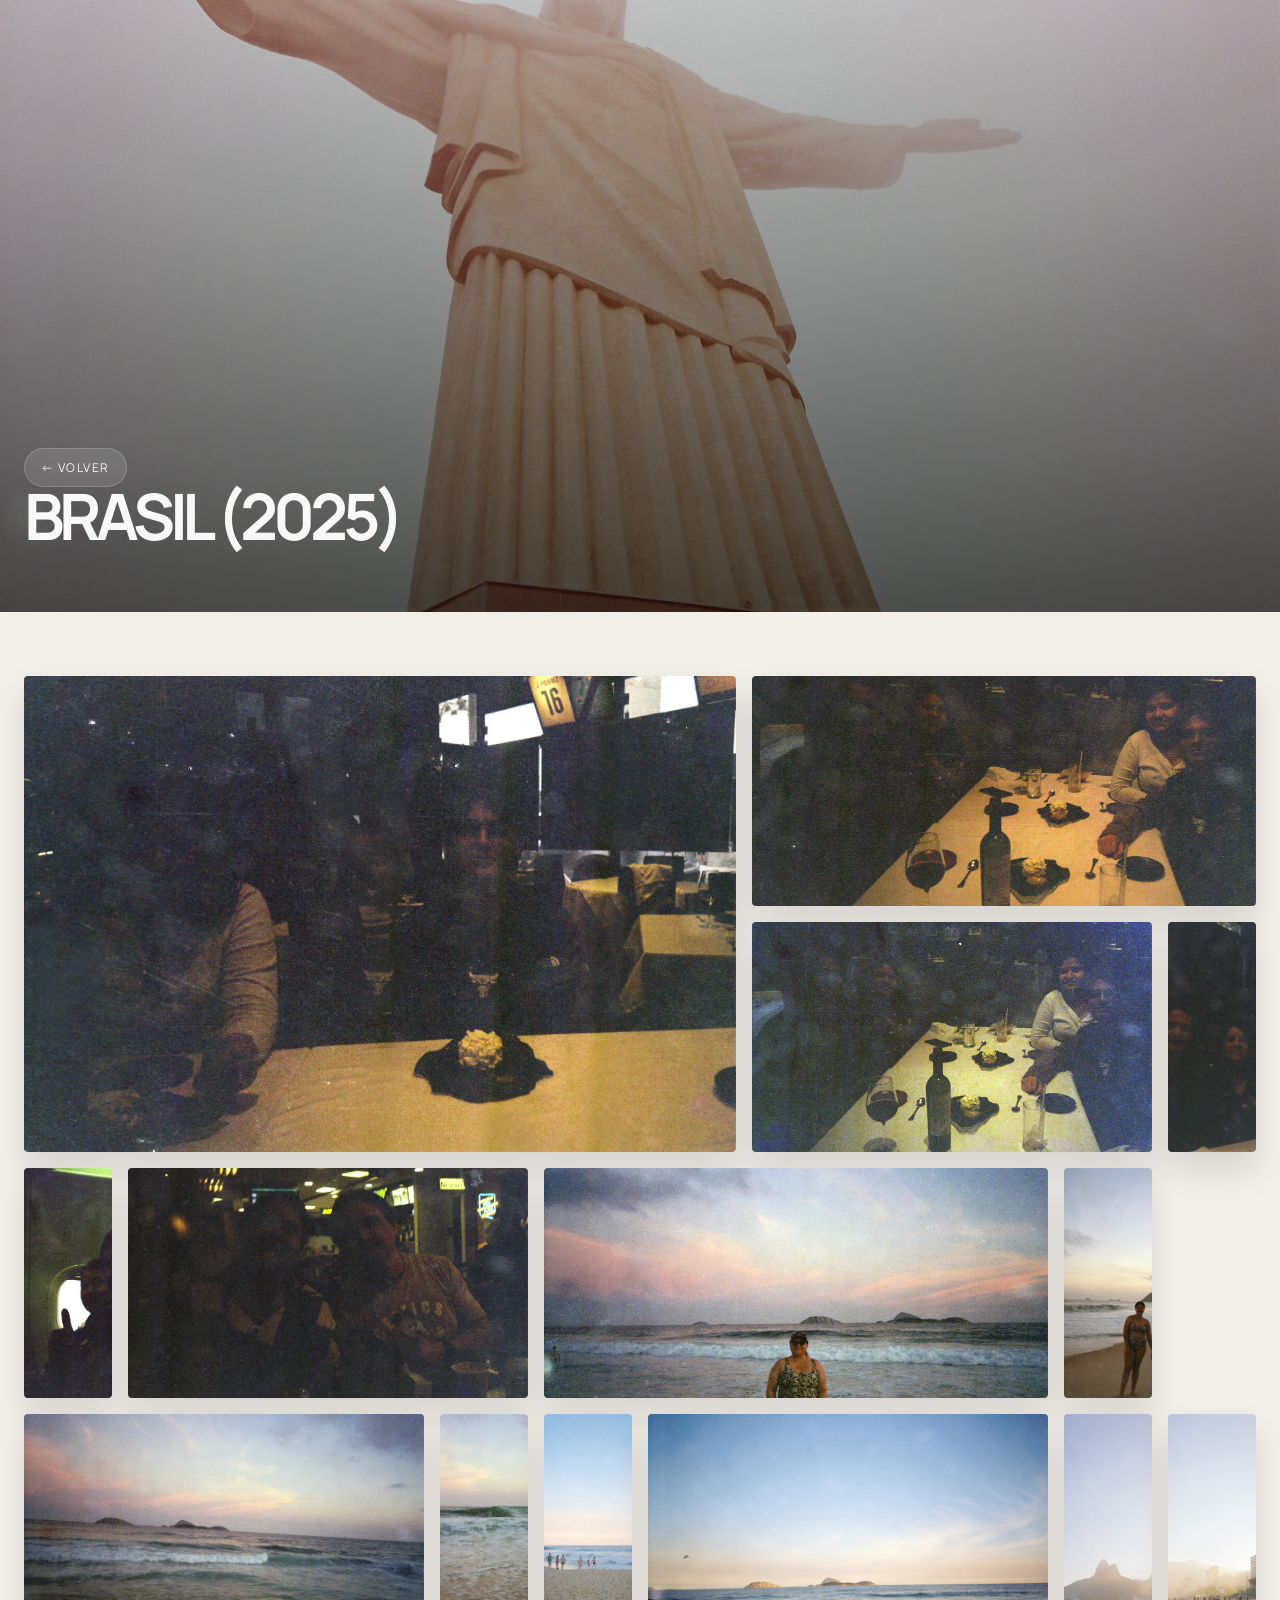
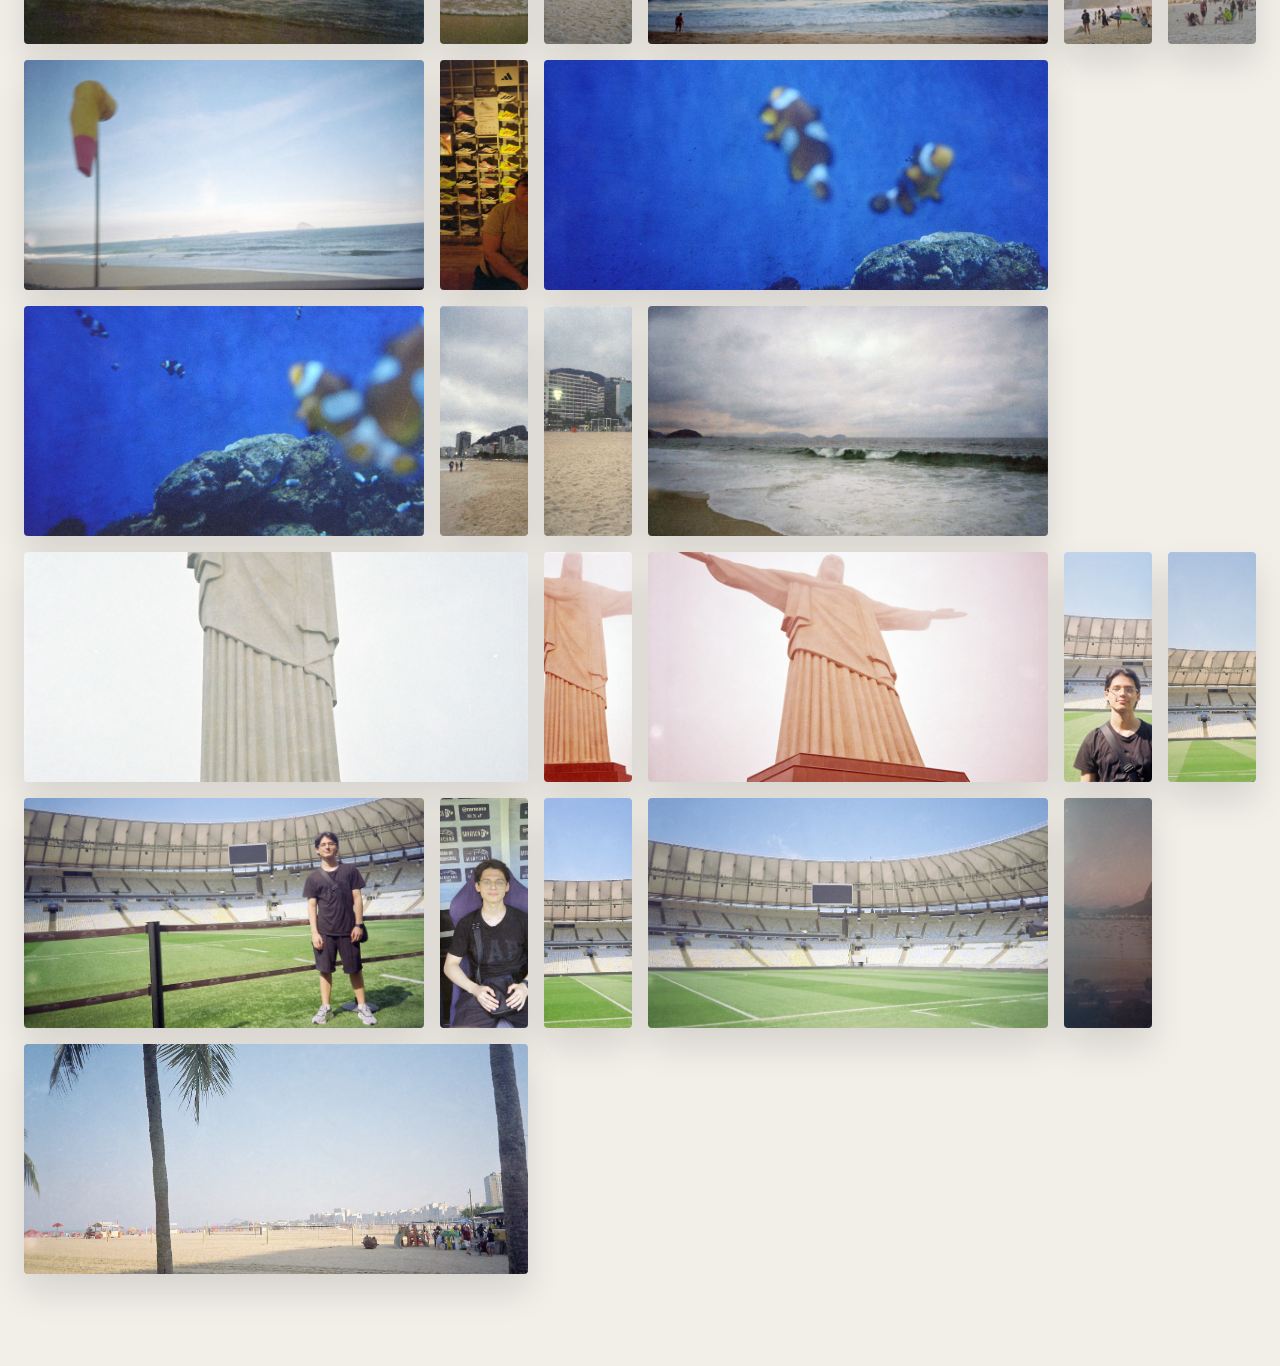
<file: brasil-2025.html>
<!DOCTYPE html>
<html lang="es">
  <head>
    <meta charset="UTF-8" />
    <meta name="viewport" content="width=device-width, initial-scale=1.0" />
    <title>BRASIL (2025)</title>
    <link rel="preconnect" href="https://fonts.googleapis.com" />
    <link rel="preconnect" href="https://fonts.gstatic.com" crossorigin />
    <link href="https://fonts.googleapis.com/css2?family=Manrope:wght@400;500;600;700;800&family=Space+Grotesk:wght@400;500;600;700&display=swap" rel="stylesheet" />
    <link rel="stylesheet" href="css/styles.css" />
  </head>
  <body class="trip-page">
    <header class="trip-hero" style="background-image: url('imagenes/brasil-2025.jpg');">
      <div class="trip-hero-inner">
        <a class="trip-back" href="index.html#viajes">← Volver</a>
        <h1>BRASIL (2025)</h1>
      </div>
    </header>

    <main class="trip-content" data-gallery-folder="imagenes/viajes/brasil-2025" data-gallery-count="32">
      <div class="trip-gallery" aria-label="Galería de Brasil 2025"></div>
    </main>
    <script src="js/travel-gallery.js"></script>
  </body>
</html>
</file>
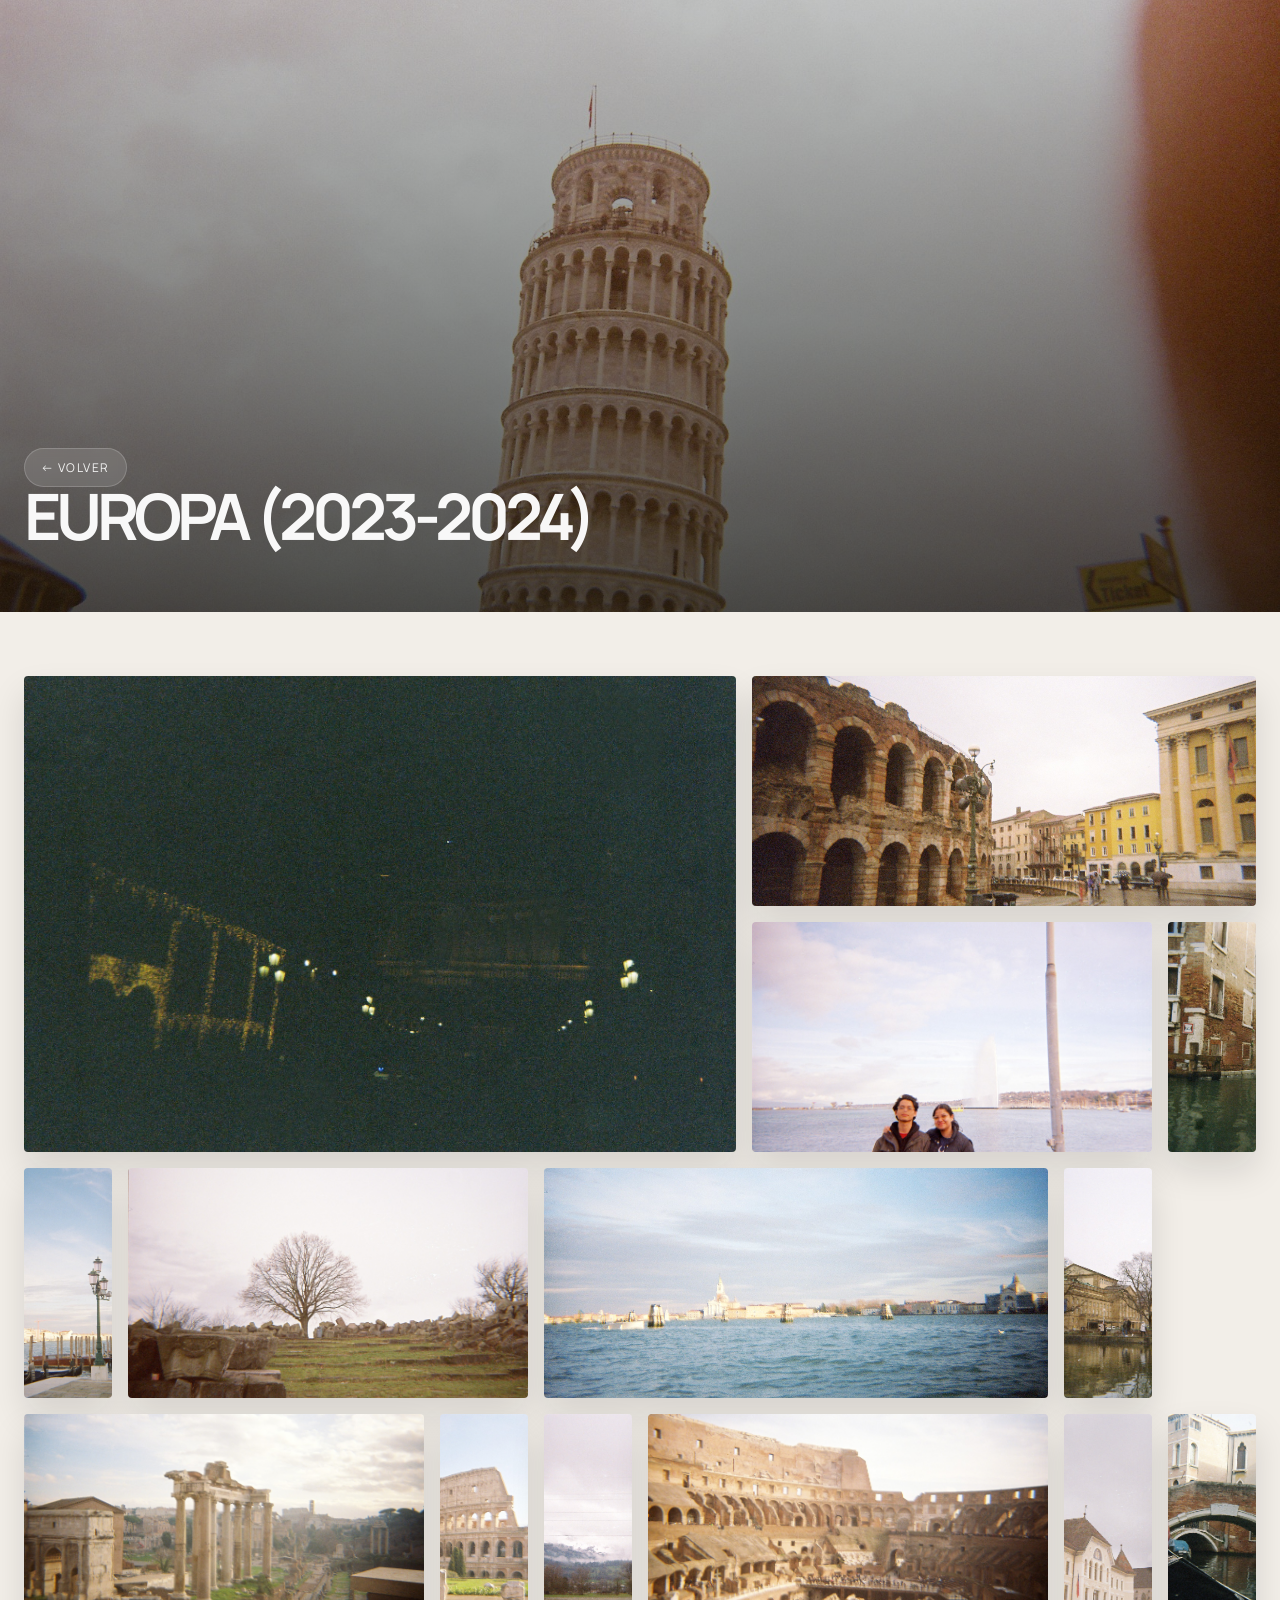
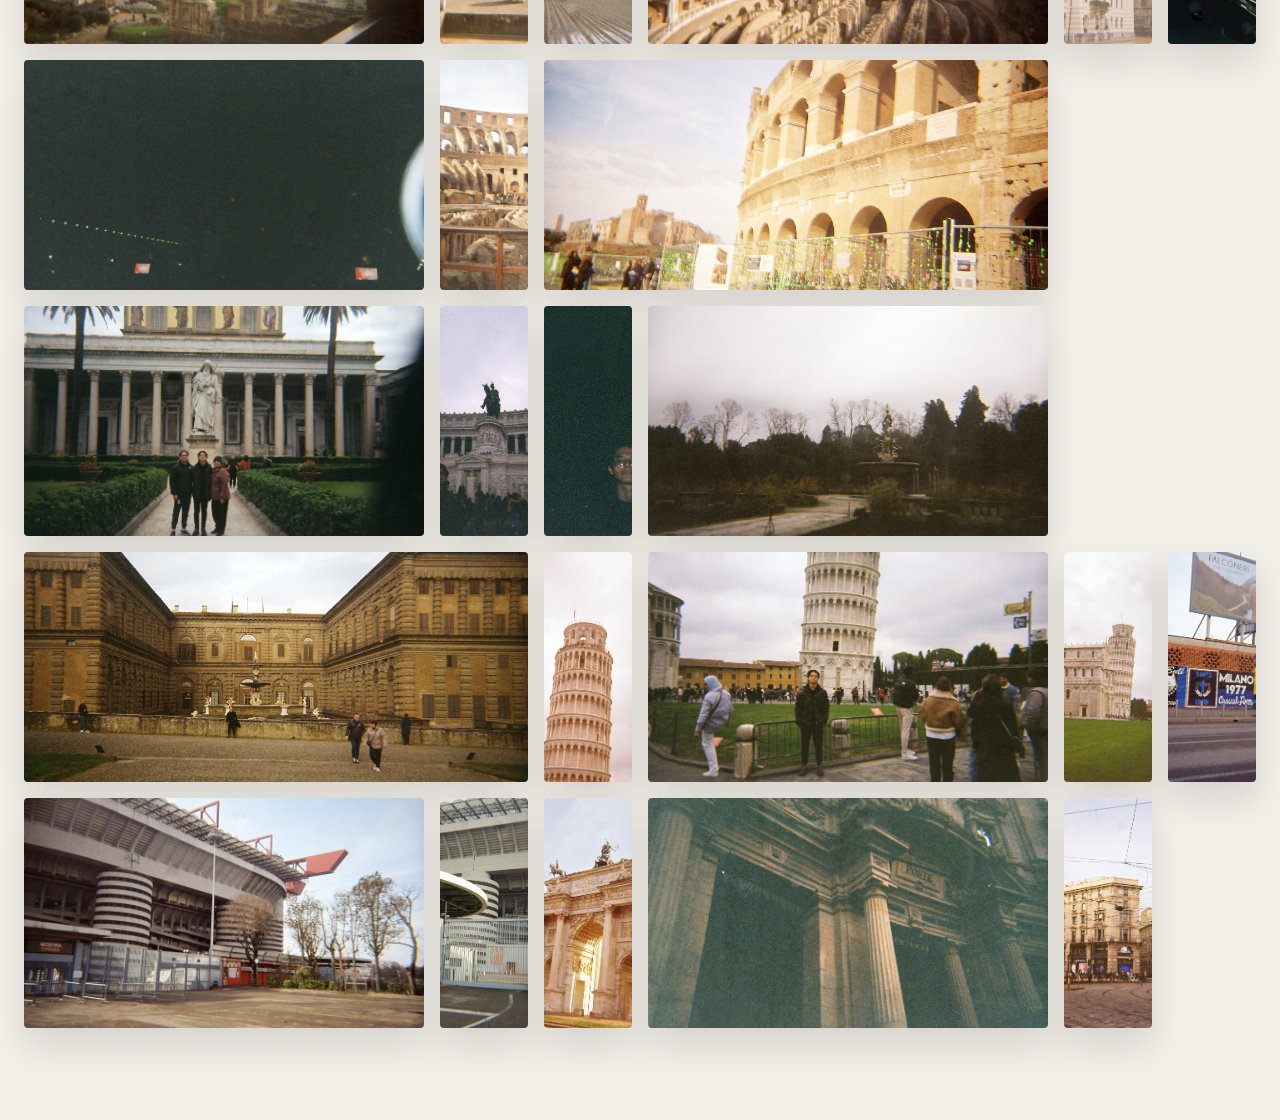
<file: europa-2023-2024.html>
<!DOCTYPE html>
<html lang="es">
  <head>
    <meta charset="UTF-8" />
    <meta name="viewport" content="width=device-width, initial-scale=1.0" />
    <title>EUROPA (2023-2024)</title>
    <link rel="preconnect" href="https://fonts.googleapis.com" />
    <link rel="preconnect" href="https://fonts.gstatic.com" crossorigin />
    <link href="https://fonts.googleapis.com/css2?family=Manrope:wght@400;500;600;700;800&family=Space+Grotesk:wght@400;500;600;700&display=swap" rel="stylesheet" />
    <link rel="stylesheet" href="css/styles.css" />
  </head>
  <body class="trip-page">
    <header class="trip-hero" style="background-image: url('imagenes/europa-2023-2024.jpg');">
      <div class="trip-hero-inner">
        <a class="trip-back" href="index.html#viajes">← Volver</a>
        <h1>EUROPA (2023-2024)</h1>
      </div>
    </header>

    <main class="trip-content" data-gallery-folder="imagenes/viajes/europa-2023-2024" data-gallery-count="31">
      <div class="trip-gallery" aria-label="Galería de Europa 2023-2024"></div>
    </main>
    <script src="js/travel-gallery.js"></script>
  </body>
</html>
</file>
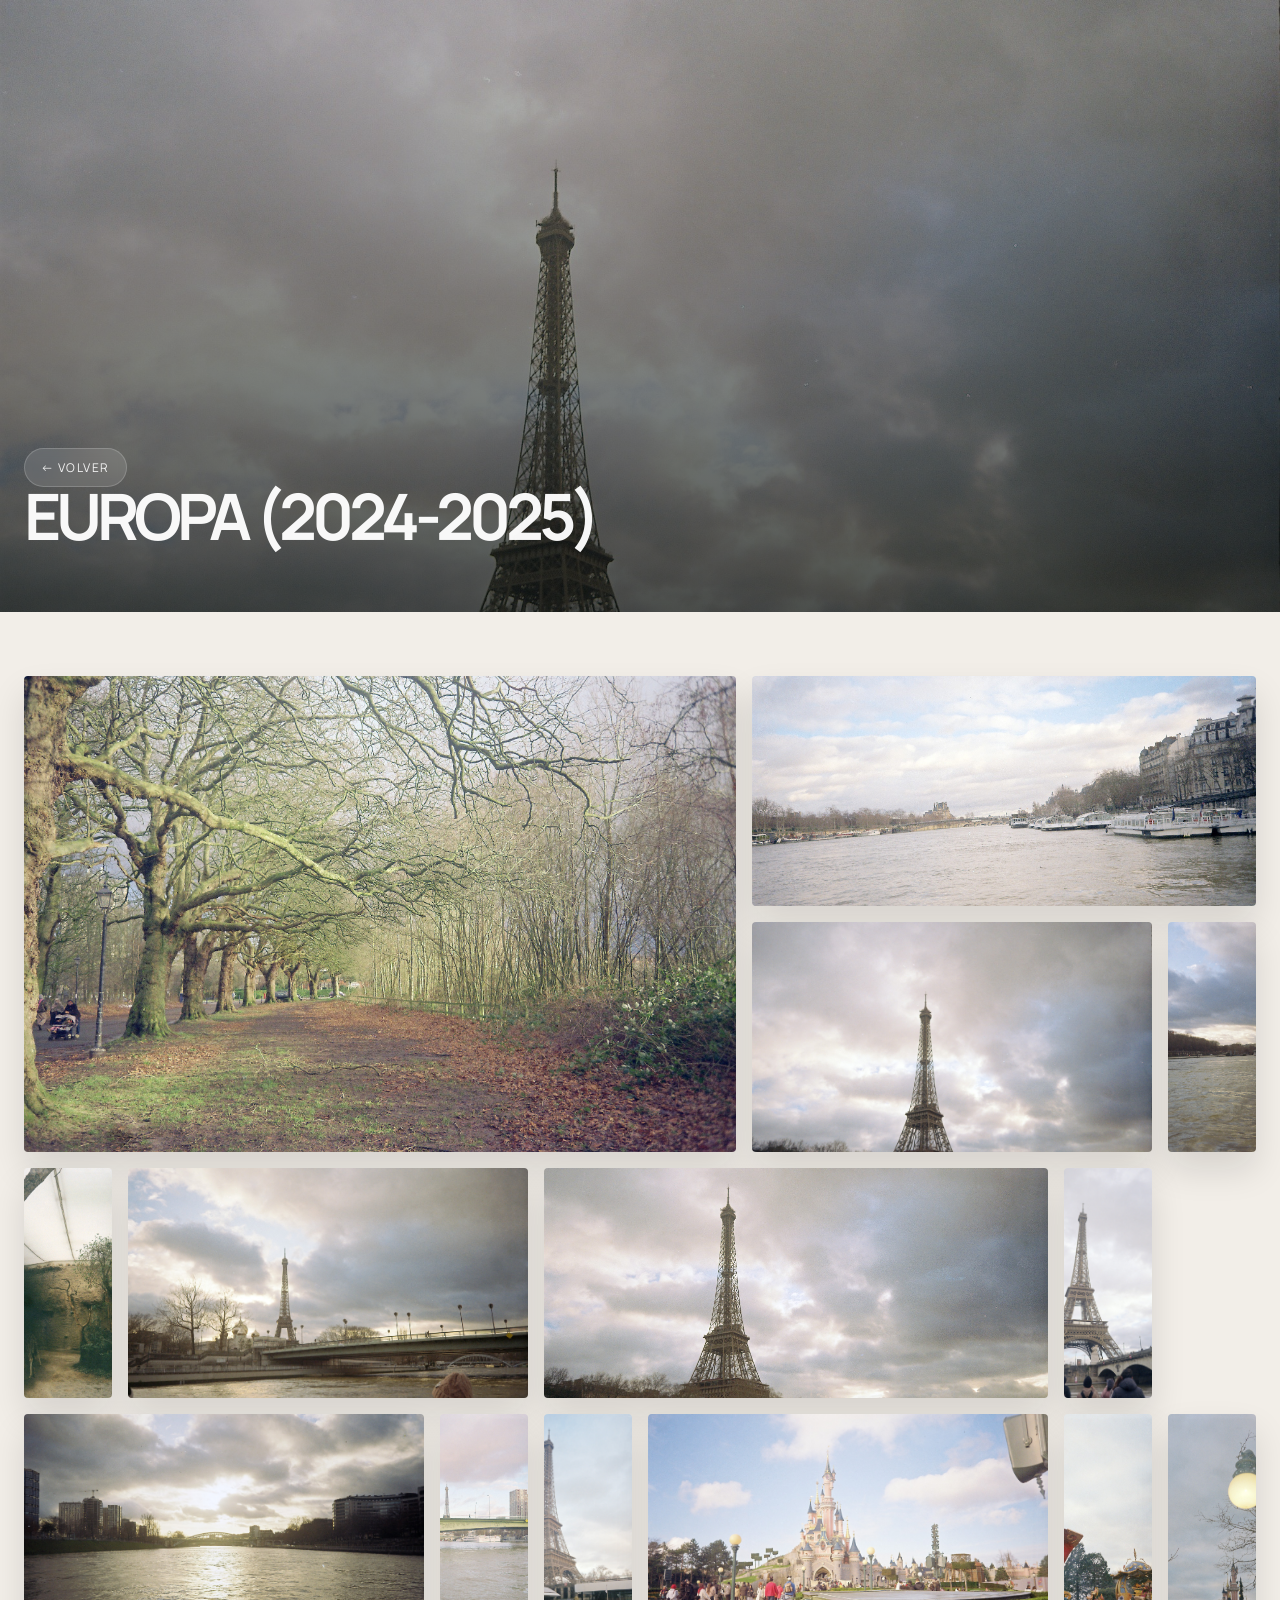
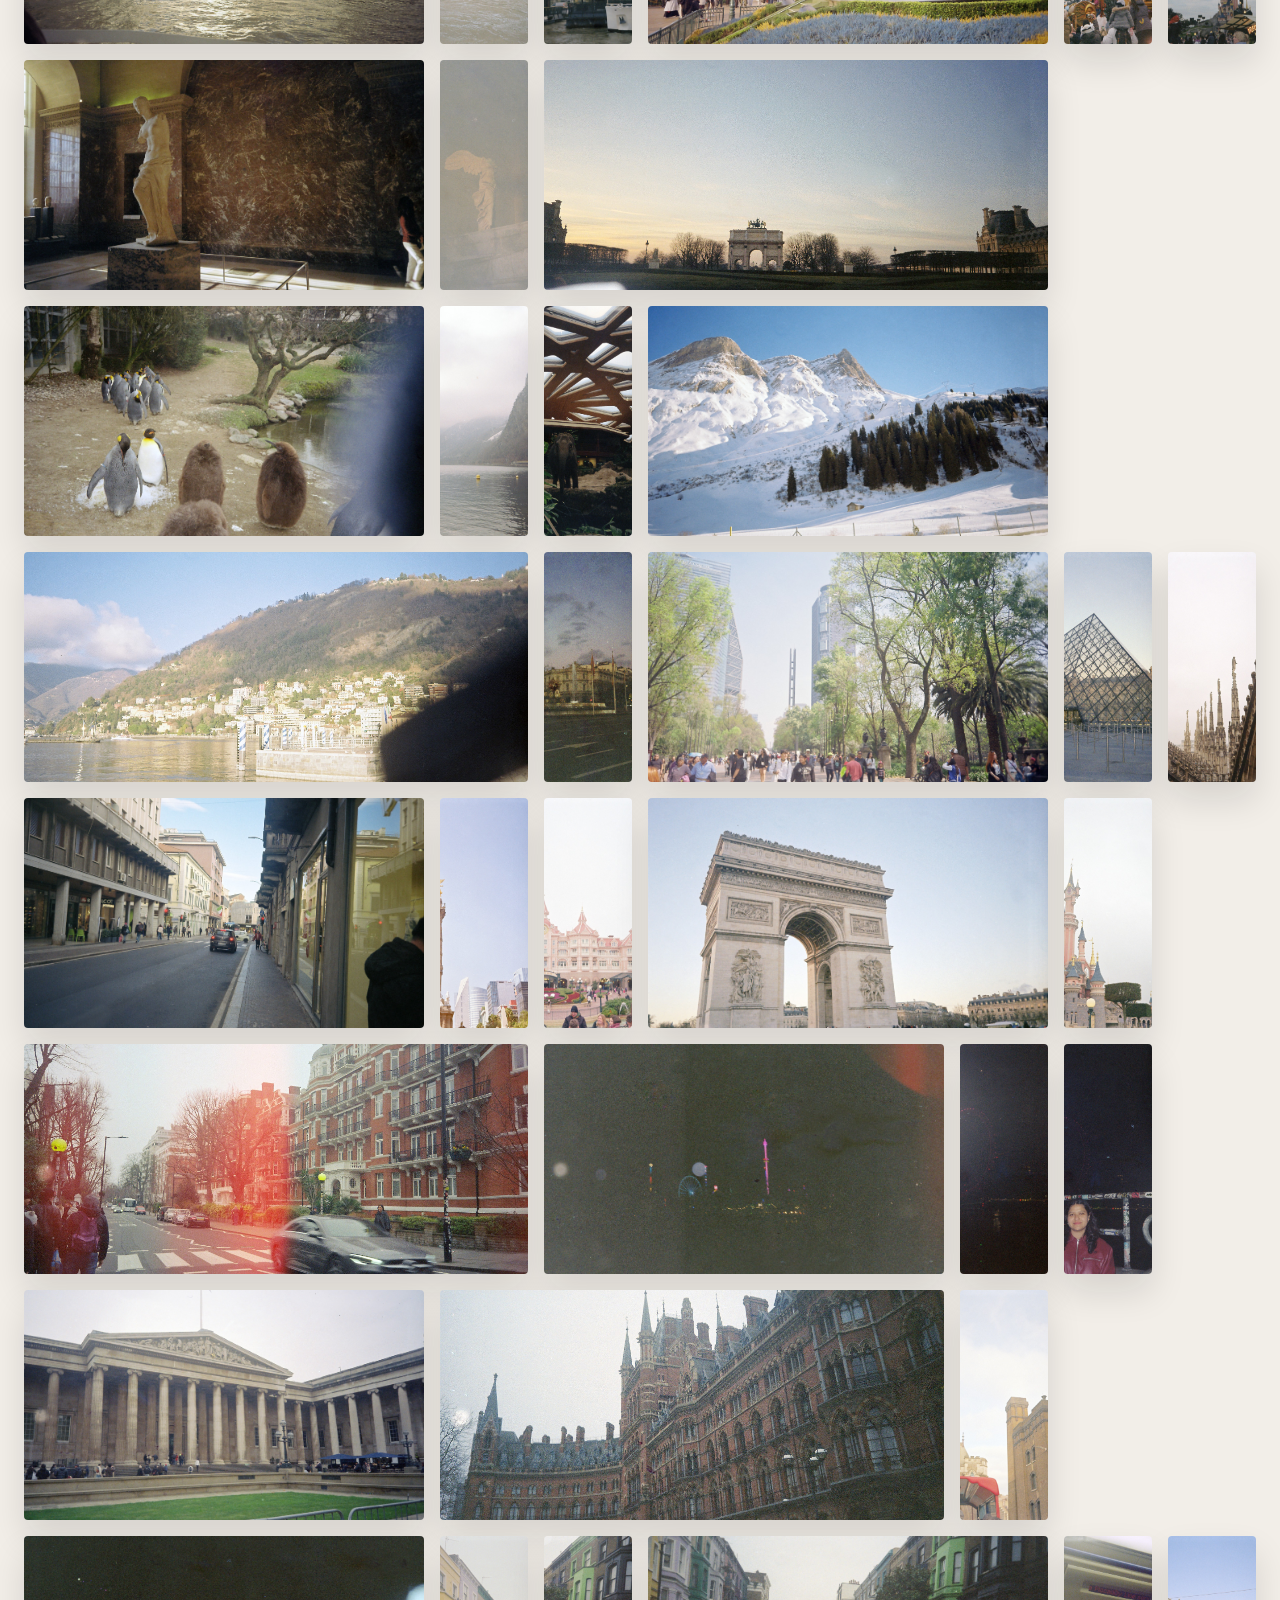
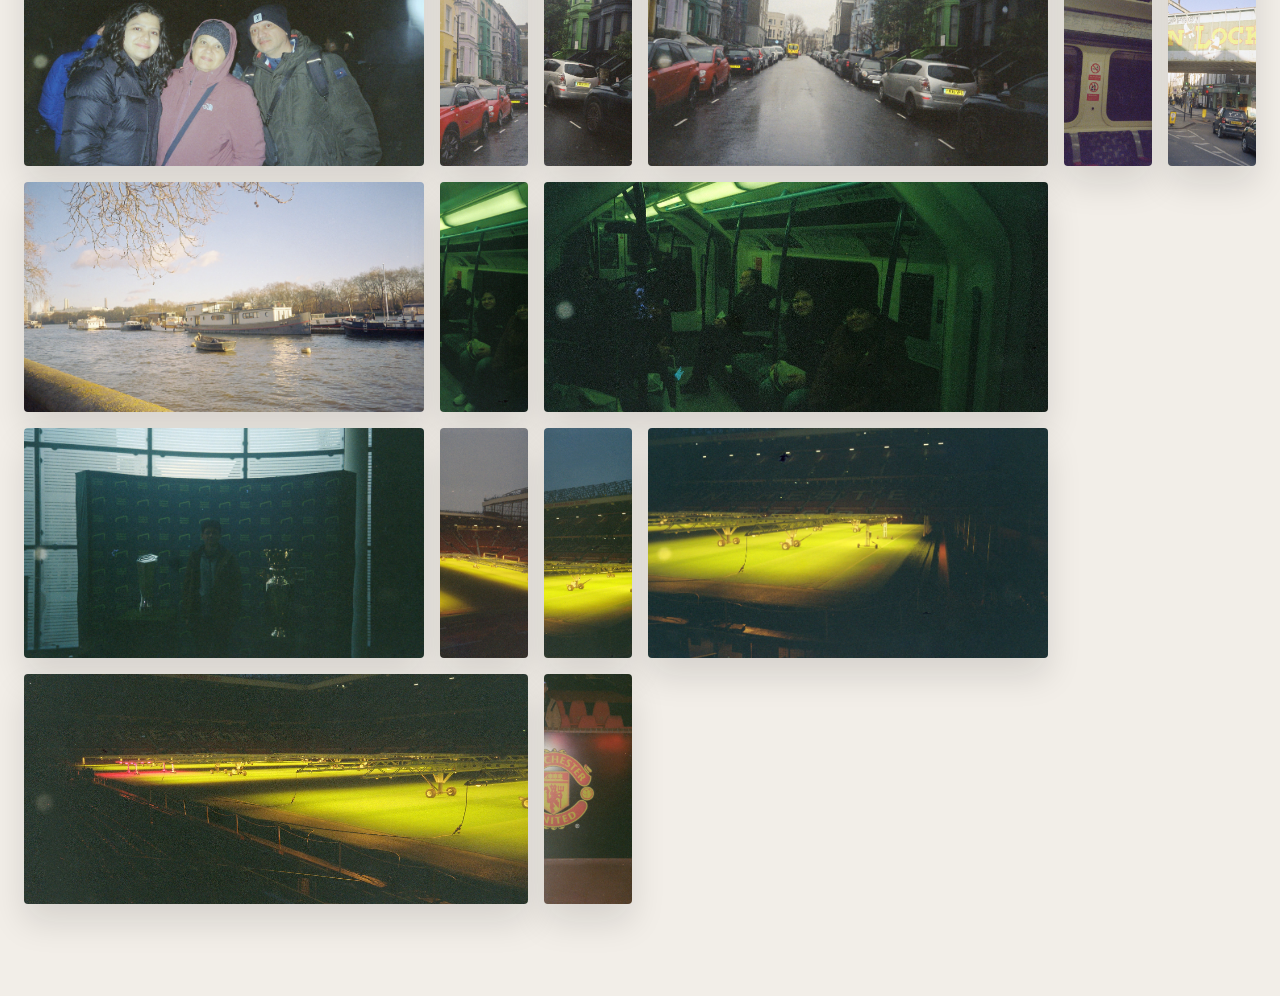
<file: europa-2024-2025.html>
<!DOCTYPE html>
<html lang="es">
  <head>
    <meta charset="UTF-8" />
    <meta name="viewport" content="width=device-width, initial-scale=1.0" />
    <title>EUROPA (2024-2025)</title>
    <link rel="preconnect" href="https://fonts.googleapis.com" />
    <link rel="preconnect" href="https://fonts.gstatic.com" crossorigin />
    <link href="https://fonts.googleapis.com/css2?family=Manrope:wght@400;500;600;700;800&family=Space+Grotesk:wght@400;500;600;700&display=swap" rel="stylesheet" />
    <link rel="stylesheet" href="css/styles.css" />
  </head>
  <body class="trip-page">
    <header class="trip-hero" style="background-image: url('imagenes/europa-2024-2025.jpg');">
      <div class="trip-hero-inner">
        <a class="trip-back" href="index.html#viajes">← Volver</a>
        <h1>EUROPA (2024-2025)</h1>
      </div>
    </header>

    <main class="trip-content" data-gallery-folder="imagenes/viajes/europa-2024-2025" data-gallery-count="53">
      <div class="trip-gallery" aria-label="Galería de Europa 2024-2025"></div>
    </main>
    <script src="js/travel-gallery.js"></script>
  </body>
</html>
</file>
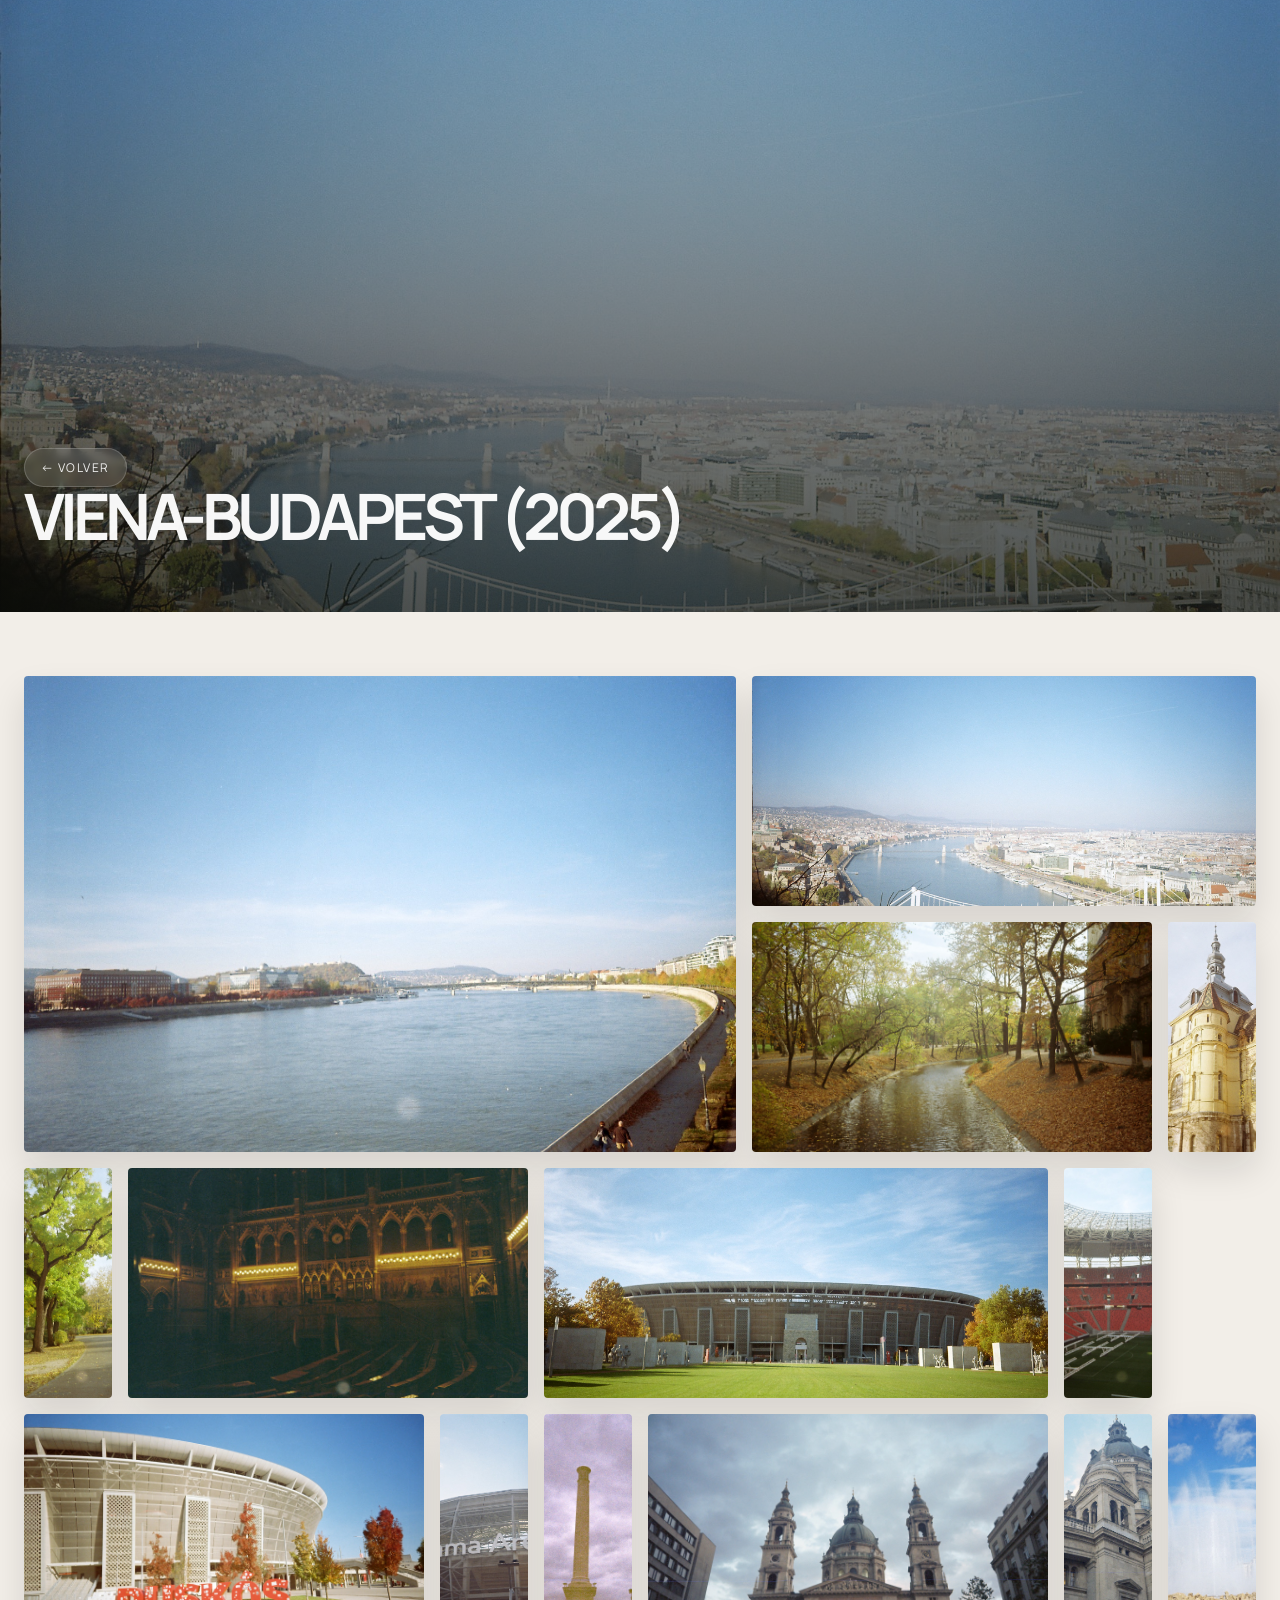
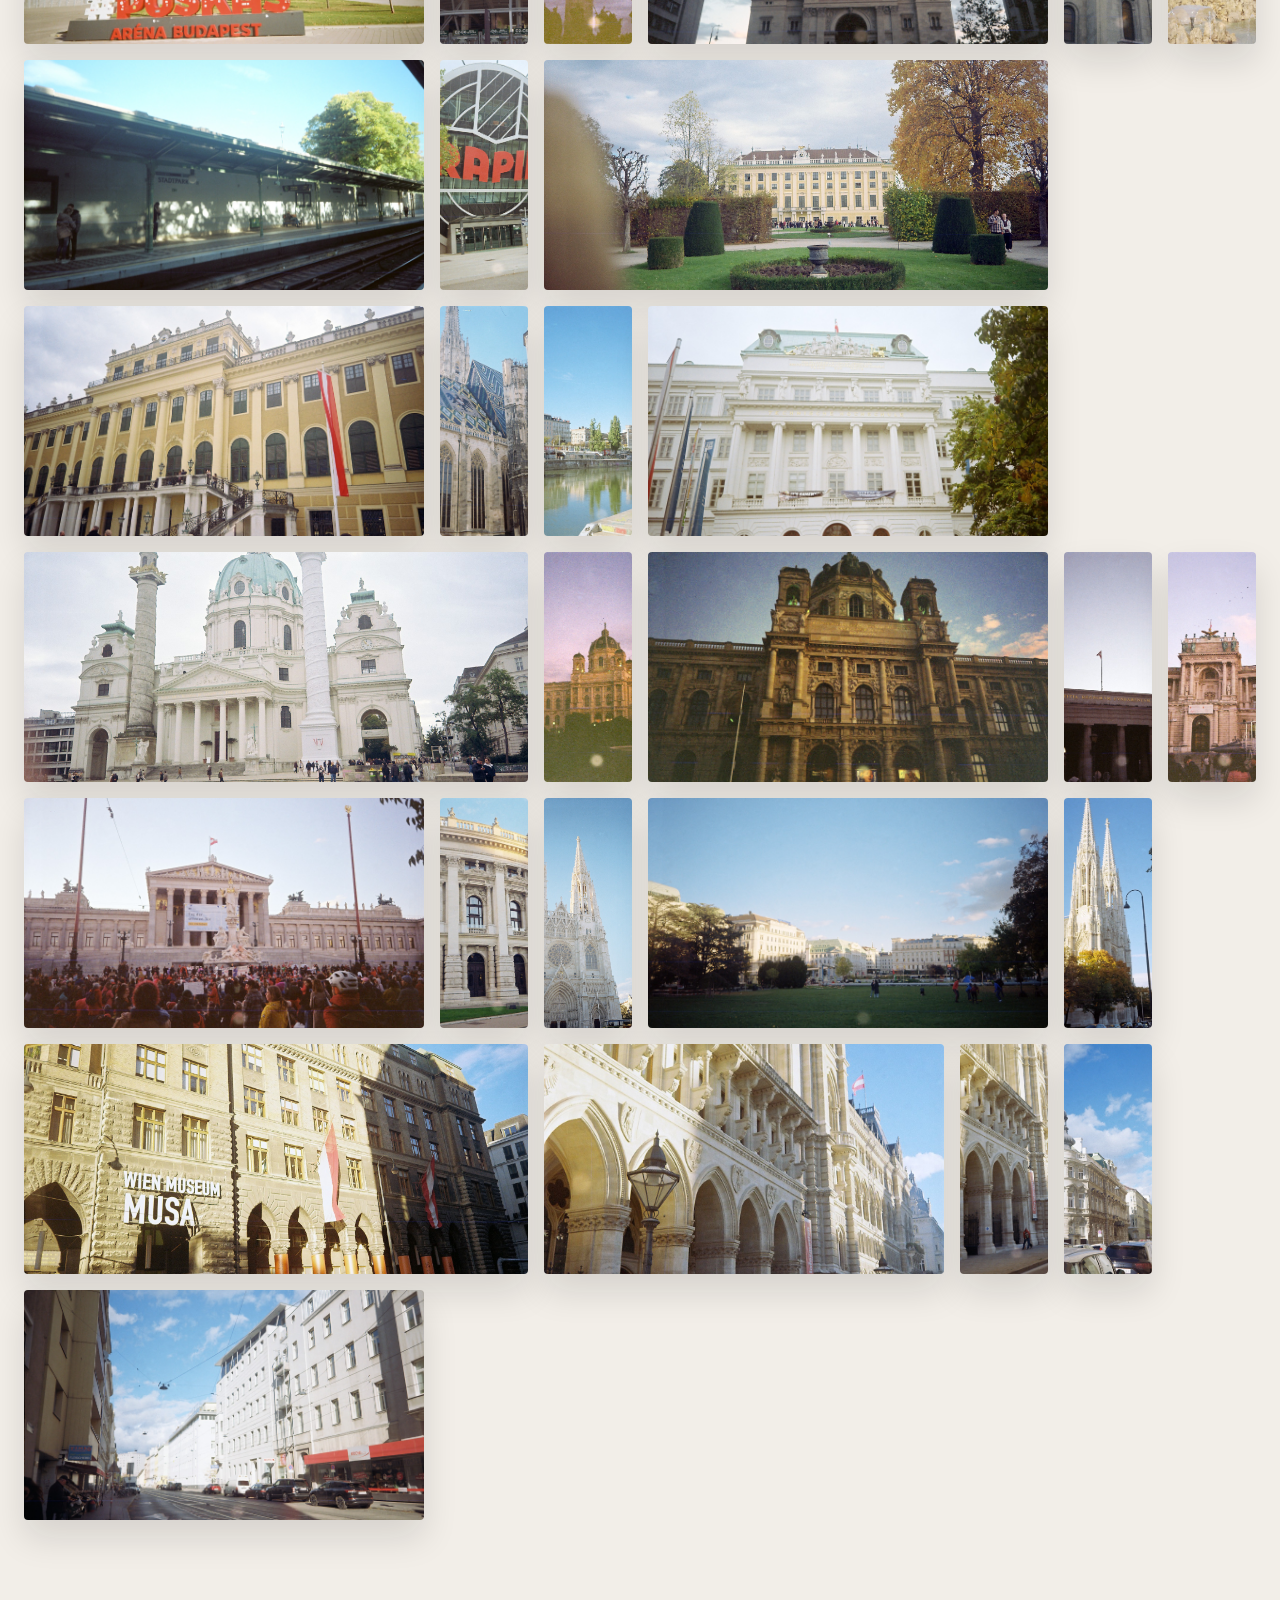
<file: viena-budapest-2025.html>
<!DOCTYPE html>
<html lang="es">
  <head>
    <meta charset="UTF-8" />
    <meta name="viewport" content="width=device-width, initial-scale=1.0" />
    <title>VIENA-BUDAPEST (2025)</title>
    <link rel="preconnect" href="https://fonts.googleapis.com" />
    <link rel="preconnect" href="https://fonts.gstatic.com" crossorigin />
    <link href="https://fonts.googleapis.com/css2?family=Manrope:wght@400;500;600;700;800&family=Space+Grotesk:wght@400;500;600;700&display=swap" rel="stylesheet" />
    <link rel="stylesheet" href="css/styles.css" />
  </head>
  <body class="trip-page">
    <header class="trip-hero" style="background-image: url('imagenes/viena-budapest-2025.jpg');">
      <div class="trip-hero-inner">
        <a class="trip-back" href="index.html#viajes">← Volver</a>
        <h1>VIENA-BUDAPEST (2025)</h1>
      </div>
    </header>

    <main class="trip-content" data-gallery-folder="imagenes/viajes/viena-budapest-2025" data-gallery-count="36">
      <div class="trip-gallery" aria-label="Galería de Viena y Budapest 2025"></div>
    </main>
    <script src="js/travel-gallery.js"></script>
  </body>
</html>
</file>
<file: css/styles.css>
:root {
  --bg: #f2eee8;
  --panel: #f7f3ee;
  --ink: #101712;
  --muted: rgba(16, 23, 18, 0.72);
  --line: rgba(16, 23, 18, 0.12);
  --soft-white: rgba(255, 255, 255, 0.8);
  --green-dark: #1d3a2d;
  --green-soft: #7aa68d;
  --shadow: rgba(12, 15, 13, 0.18);
}

* {
  box-sizing: border-box;
}

html {
  scroll-behavior: smooth;
}

body {
  margin: 0;
  min-height: 100vh;
  background: var(--bg);
  color: var(--ink);
  font-family: "Manrope", sans-serif;
}

a {
  color: inherit;
  text-decoration: none;
}

img {
  max-width: 100%;
  display: block;
}

.site-shell {
  width: min(1280px, calc(100% - 48px));
  margin: 0 auto;
}

.hero {
  position: relative;
  min-height: 100vh;
  display: flex;
  align-items: center;
  padding: 28px 0 40px;
  background-image: linear-gradient(rgba(9, 12, 10, 0.24), rgba(6, 10, 8, 0.52)), url("../imagenes/portada.jpg");
  background-size: cover;
  background-position: center;
  background-repeat: no-repeat;
}

.hero::after {
  content: "";
  position: absolute;
  inset: 0;
  background: linear-gradient(to bottom, rgba(0, 0, 0, 0.12), rgba(0, 0, 0, 0.18));
}

.hero-inner {
  position: relative;
  z-index: 1;
  width: 100%;
}

.topbar {
  width: min(1280px, calc(100% - 48px));
  margin: 0 auto;
  position: absolute;
  inset: 0 0 auto 0;
  z-index: 2;
  display: flex;
  align-items: center;
  justify-content: space-between;
  gap: 24px;
  min-height: 84px;
  padding: 16px 0 0;
}

.nav {
  display: flex;
  align-items: center;
  gap: 26px;
  background: rgba(11, 15, 12, 0.14);
  border: 1px solid rgba(255, 255, 255, 0.18);
  backdrop-filter: blur(5px);
  border-radius: 999px;
  padding: 10px 18px;
}

.nav a {
  position: relative;
  color: rgba(255, 255, 255, 0.9);
  font-size: 0.72rem;
  letter-spacing: 0.12em;
  text-transform: uppercase;
  font-weight: 500;
  opacity: 0.9;
}

.nav a::after {
  content: "";
  position: absolute;
  left: 0;
  bottom: -8px;
  width: 100%;
  height: 1px;
  background: rgba(255, 255, 255, 0.9);
  transform: scaleX(0);
  transform-origin: left;
  transition: transform 0.35s ease;
}

.nav a:hover::after,
.nav a:focus-visible::after {
  transform: scaleX(1);
}

.hero-content {
  position: relative;
  z-index: 1;
  width: min(1180px, calc(100% - 48px));
  margin: 0 auto;
  min-height: 100vh;
  display: flex;
  flex-direction: column;
  justify-content: center;
  padding-top: 90px;
}

.hero-copy {
  max-width: 760px;
}

.eyebrow {
  display: inline-flex;
  align-items: center;
  gap: 14px;
  margin: 0 0 22px;
  color: rgba(255, 255, 255, 0.82);
  font-size: 0.68rem;
  text-transform: uppercase;
  letter-spacing: 0.18em;
}

.eyebrow::before {
  content: "";
  width: 32px;
  height: 1px;
  background: rgba(255, 255, 255, 0.8);
}

h1 {
  margin: 0;
  font-weight: 300;
  font-size: clamp(3.2rem, 7vw, 7.5rem);
  line-height: 0.92;
  letter-spacing: -0.08em;
  color: rgba(255, 255, 255, 0.96);
  text-wrap: balance;
}

.h1-main {
  display: block;
}

.h1-accent {
  color: #b7d8c0;
}

.h1-accent-strong {
  color: #dfead6;
}

.hero-copy p {
  max-width: 640px;
  margin: 24px 0 0;
  color: rgba(255, 255, 255, 0.8);
  font-size: clamp(1.02rem, 1.5vw, 1.4rem);
  line-height: 1.7;
  font-weight: 300;
}

.hero-footer {
  position: absolute;
  left: 50%;
  bottom: 26px;
  transform: translateX(-50%);
  z-index: 2;
  display: flex;
  align-items: center;
  gap: 8px;
  color: rgba(255, 255, 255, 0.82);
  font-size: 0.7rem;
  letter-spacing: 0.12em;
  text-transform: uppercase;
}

.hero-footer span {
  display: inline-block;
  width: 1px;
  height: 34px;
  background: rgba(255, 255, 255, 0.5);
}

.scroll-indicator {
  width: 18px;
  height: 30px;
  border: 1px solid rgba(255, 255, 255, 0.75);
  border-radius: 999px;
  position: relative;
  display: inline-block;
  margin-left: 8px;
}

.scroll-indicator::before {
  content: "";
  position: absolute;
  top: 6px;
  left: 50%;
  width: 2px;
  height: 8px;
  background: rgba(255, 255, 255, 0.8);
  border-radius: 999px;
  transform: translateX(-50%);
  animation: drift 1.8s ease-in-out infinite;
}

@keyframes drift {
  0% { opacity: 0; transform: translate(-50%, 0); }
  20% { opacity: 1; }
  100% { opacity: 0; transform: translate(-50%, 10px); }
}

.section {
  padding: 110px 0 80px;
}

.section-head {
  width: min(1280px, calc(100% - 48px));
  margin: 0 auto 46px;
}

.section-kicker {
  display: inline-block;
  margin: 0 0 14px;
  color: var(--green-dark);
  font-size: 0.72rem;
  letter-spacing: 0.18em;
  text-transform: uppercase;
  font-weight: 600;
}

.section-title {
  margin: 0;
  font-size: clamp(2.2rem, 4vw, 4rem);
  line-height: 1;
  letter-spacing: -0.06em;
  font-weight: 300;
  color: var(--ink);
}

.trips-grid {
  width: min(1280px, calc(100% - 48px));
  margin: 0 auto;
  display: grid;
  grid-template-columns: repeat(4, minmax(0, 1fr));
  gap: 28px;
}

.travel-card {
  position: relative;
  display: flex;
  align-items: flex-end;
  min-height: 620px;
  padding: 28px 24px;
  border-radius: 28px;
  overflow: hidden;
  background-size: cover;
  background-position: center;
  box-shadow: 0 20px 45px var(--shadow);
  transform: translateY(0);
  transition: transform 0.5s ease, box-shadow 0.5s ease, filter 0.5s ease;
  isolation: isolate;
}

.travel-card::before {
  content: "";
  position: absolute;
  inset: 0;
  background: linear-gradient(to top, rgba(7, 11, 9, 0.78), rgba(7, 11, 9, 0.16) 50%, rgba(7, 11, 9, 0.08));
}

.travel-card:hover,
.travel-card:focus-visible {
  transform: translateY(-8px);
  box-shadow: 0 28px 50px rgba(12, 15, 13, 0.22);
}

.travel-card:hover::before,
.travel-card:focus-visible::before {
  background: linear-gradient(to top, rgba(7, 11, 9, 0.82), rgba(7, 11, 9, 0.18) 55%, rgba(7, 11, 9, 0.12));
}

.travel-card__image {
  position: absolute;
  inset: 0;
  width: 100%;
  height: 100%;
  object-fit: cover;
  transition: transform 0.7s ease;
  z-index: -1;
}

.travel-card:hover .travel-card__image,
.travel-card:focus-visible .travel-card__image {
  transform: scale(1.05);
}

.travel-card__title {
  position: relative;
  z-index: 1;
  color: #ffffff;
  font-size: clamp(1.2rem, 1.8vw, 1.85rem);
  letter-spacing: -0.05em;
  line-height: 1.1;
  font-weight: 500;
  text-shadow: 0 8px 18px rgba(0, 0, 0, 0.2);
}

.trip-page {
  min-height: 100vh;
  background: var(--bg);
}

.trip-hero {
  min-height: 68vh;
  display: flex;
  align-items: flex-end;
  position: relative;
  padding: 48px 0 48px;
  background-size: cover;
  background-position: center;
  background-repeat: no-repeat;
}

.trip-hero::before {
  content: "";
  position: absolute;
  inset: 0;
  background: linear-gradient(to top, rgba(10, 15, 12, 0.72), rgba(10, 15, 12, 0.24));
}

.trip-hero-inner {
  position: relative;
  z-index: 1;
  width: min(1280px, calc(100% - 48px));
  margin: 0 auto;
}

.trip-hero h1 {
  font-size: clamp(2.8rem, 5vw, 5rem);
  margin: 0 0 18px;
  font-family: "Manrope", sans-serif;
  font-weight: 700;
}

.trip-back {
  display: inline-flex;
  align-items: center;
  gap: 10px;
  padding: 10px 16px;
  border-radius: 999px;
  background: rgba(255, 255, 255, 0.12);
  border: 1px solid rgba(255, 255, 255, 0.18);
  color: rgba(255, 255, 255, 0.92);
  backdrop-filter: blur(4px);
  font-size: 0.75rem;
  letter-spacing: 0.12em;
  text-transform: uppercase;
}

.trip-content {
  width: min(1280px, calc(100% - 48px));
  margin: 0 auto;
  padding: 64px 0 92px;
}

.trip-gallery {
  display: grid;
  grid-template-columns: repeat(12, minmax(0, 1fr));
  grid-auto-rows: 230px;
  gap: 16px;
  transition: filter .35s ease, transform .35s ease;
}

.trip-gallery img {
  width: 100%;
  height: 100%;
  object-fit: cover;
  border-radius: 4px;
  box-shadow: 0 18px 35px rgba(18, 19, 16, 0.12);
  transition: transform .35s ease, filter .35s ease;
}

body.lightbox-open {
  overflow: hidden;
}

body.lightbox-open .trip-gallery {
  filter: blur(14px);
  transform: scale(.985);
}

.travel-lightbox {
  position: fixed;
  inset: 0;
  z-index: 20;
  display: grid;
  place-items: center;
  padding: clamp(20px, 5vw, 72px);
  background: rgba(16, 20, 17, .72);
  opacity: 0;
  pointer-events: none;
  transition: opacity .3s ease;
}

.travel-lightbox.is-open {
  opacity: 1;
  pointer-events: auto;
}

.travel-lightbox__image {
  width: auto;
  max-width: min(92vw, 1400px);
  height: auto;
  max-height: 88vh;
  object-fit: contain;
  border: 1px solid rgba(255, 255, 255, .32);
  box-shadow: 0 26px 70px rgba(0, 0, 0, .4);
}

.travel-lightbox__close {
  position: absolute;
  top: 22px;
  right: 26px;
  width: 42px;
  height: 42px;
  border: 1px solid rgba(255, 255, 255, .5);
  color: #fff;
  background: rgba(16, 20, 17, .35);
  font-family: "Space Grotesk", sans-serif;
  font-size: 25px;
  line-height: 1;
  cursor: pointer;
}

.travel-lightbox__close:hover,
.travel-lightbox__close:focus-visible {
  background: var(--coral);
}

.trip-gallery img:first-child {
  grid-column: span 7;
  grid-row: span 2;
}

.trip-gallery img:nth-child(2),
.trip-gallery img:nth-child(5n + 2) {
  grid-column: span 5;
}

.trip-gallery img:nth-child(3n + 3) {
  grid-column: span 4;
}

.trip-gallery img:hover,
.trip-gallery img:focus-visible {
  position: relative;
  z-index: 1;
  transform: scale(1.025);
  filter: saturate(1.08);
}

@media (max-width: 980px) {
  .trips-grid {
    grid-template-columns: repeat(2, minmax(0, 1fr));
  }

  .travel-card {
    min-height: 560px;
  }
}

@media (max-width: 640px) {
  .topbar {
    position: static;
    padding-top: 18px;
    margin-bottom: 20px;
  }

  .hero {
    min-height: 90vh;
    padding-top: 0;
  }

  .nav {
    gap: 14px;
    padding: 10px 12px;
    justify-content: center;
    flex-wrap: wrap;
  }

  .nav a {
    font-size: 0.62rem;
    letter-spacing: 0.1em;
  }

  .hero-content {
    padding-top: 20px;
    min-height: auto;
  }

  .hero-copy {
    max-width: 100%;
  }

  .hero-footer {
    position: static;
    transform: none;
    margin-top: 24px;
    justify-content: center;
  }

  .trips-grid,
  .trip-gallery {
    grid-template-columns: 1fr;
  }

  .trip-gallery {
    grid-auto-rows: 220px;
  }

  .trip-gallery img:first-child,
  .trip-gallery img:nth-child(2),
  .trip-gallery img:nth-child(3n + 3),
  .trip-gallery img:nth-child(5n + 2) {
    grid-column: auto;
    grid-row: auto;
  }

  .travel-card {
    min-height: 500px;
  }

  .section {
    padding-top: 80px;
  }
}
</file>
